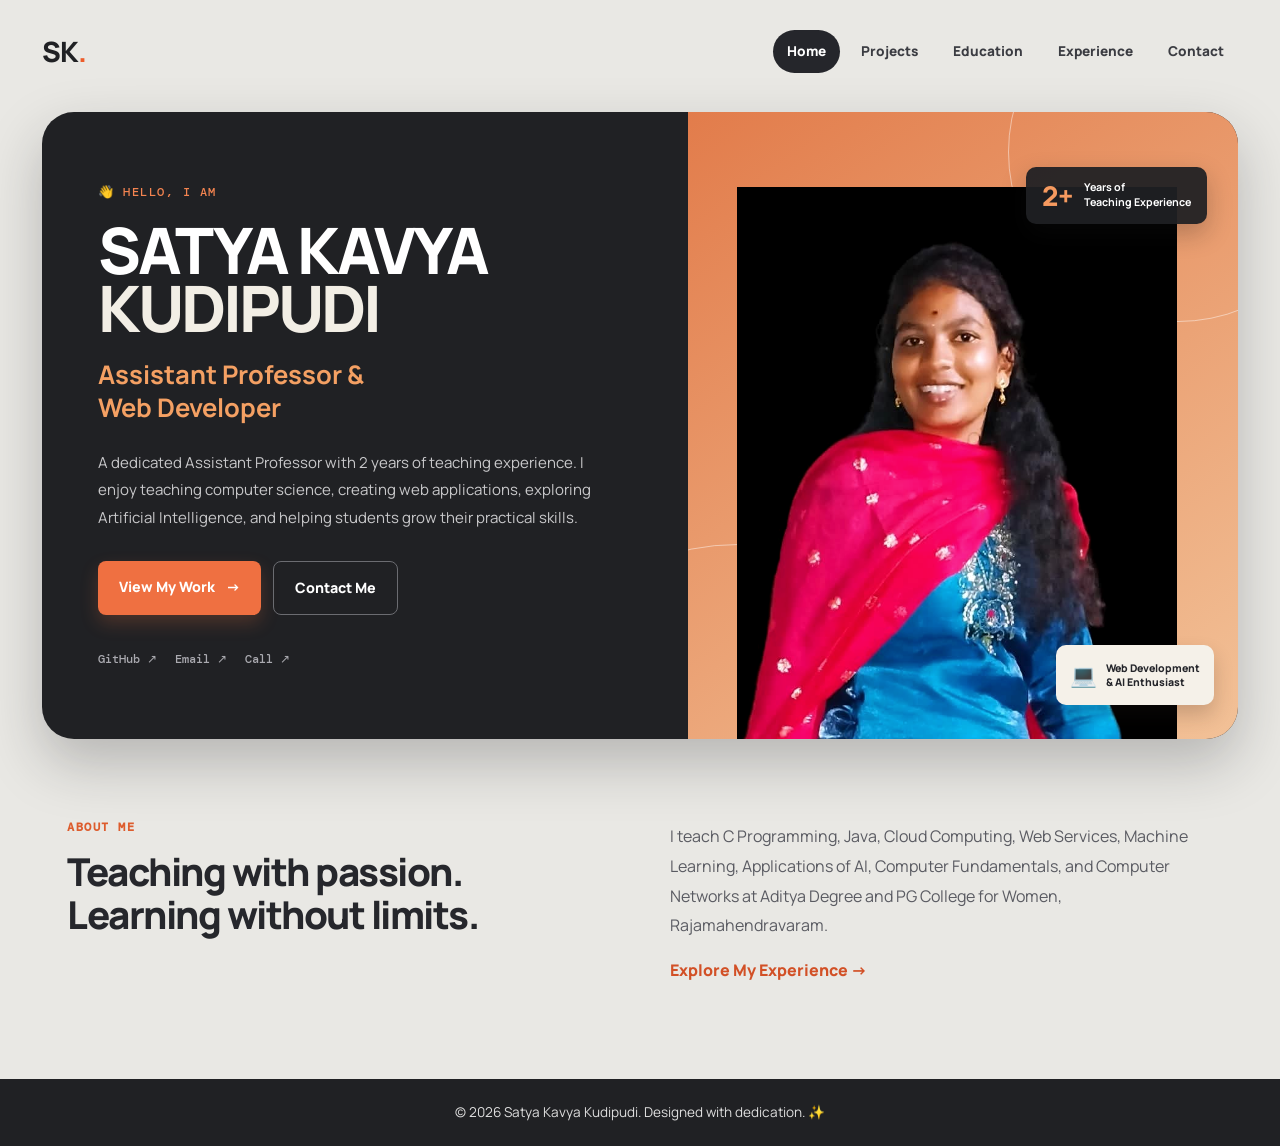
<file: index.html>
<!DOCTYPE html>
<html lang="en">
<head>
  <meta charset="UTF-8">
  <meta name="viewport" content="width=device-width, initial-scale=1.0">
  <title>Satya Kavya Kudipudi | Portfolio</title>
  <link rel="stylesheet" href="style.css">
</head>

<body class="landing-page">

  <header class="top-header">
    <a href="index.html" class="logo">SK<span>.</span></a>

    <nav class="top-nav">
      <a href="index.html" class="active">Home</a>
      <a href="projects.html">Projects</a>
      <a href="education.html">Education</a>
      <a href="experience.html">Experience</a>
      <a href="personal.html">Contact</a>
    </nav>
  </header>

  <main class="landing-wrapper">

    <section class="hero-section">

      <div class="hero-content">
        <p class="welcome-text">👋 HELLO, I AM</p>

        <h1>
          SATYA KAVYA<br>
          <span>KUDIPUDI</span>
        </h1>

        <h2>Assistant Professor &<br>Web Developer</h2>

        <p class="hero-description">
          A dedicated Assistant Professor with 2 years of teaching experience.
          I enjoy teaching computer science, creating web applications, exploring
          Artificial Intelligence, and helping students grow their practical skills.
        </p>

        <div class="hero-buttons">
          <a href="projects.html" class="hero-btn primary-btn">View My Work <span>→</span></a>
          <a href="personal.html" class="hero-btn secondary-btn">Contact Me</a>
        </div>

        <div class="hero-socials">
          <a href="https://github.com/stayakavya-ai06" target="_blank">GitHub ↗</a>
          <a href="mailto:satyakavyakudipudi033@gmail.com">Email ↗</a>
          <a href="tel:+919515579580">Call ↗</a>
        </div>
      </div>

      <div class="hero-image-area">
        <div class="circle-decoration circle-one"></div>
        <div class="circle-decoration circle-two"></div>

        <div class="image-frame">
          <img src="images/profile.jpg" alt="Satya Kavya Kudipudi">
        </div>

        <div class="experience-badge">
          <span class="badge-number">2+</span>
          <span class="badge-text">Years of<br>Teaching Experience</span>
        </div>

        <div class="skill-badge">
          <span>💻</span>
          <p>Web Development<br>& AI Enthusiast</p>
        </div>
      </div>

    </section>

    <section class="quick-about">
      <div>
        <p class="section-label">ABOUT ME</p>
        <h2>Teaching with passion.<br>Learning without limits.</h2>
      </div>

      <div class="quick-about-text">
        <p>
          I teach C Programming, Java, Cloud Computing, Web Services, Machine Learning,
          Applications of AI, Computer Fundamentals, and Computer Networks at Aditya Degree
          and PG College for Women, Rajamahendravaram.
        </p>
        <a href="experience.html">Explore My Experience →</a>
      </div>
    </section>

  </main>

  <footer>
    <p>© 2026 Satya Kavya Kudipudi. Designed with dedication. ✨</p>
  </footer>

</body>
</html>
</file>
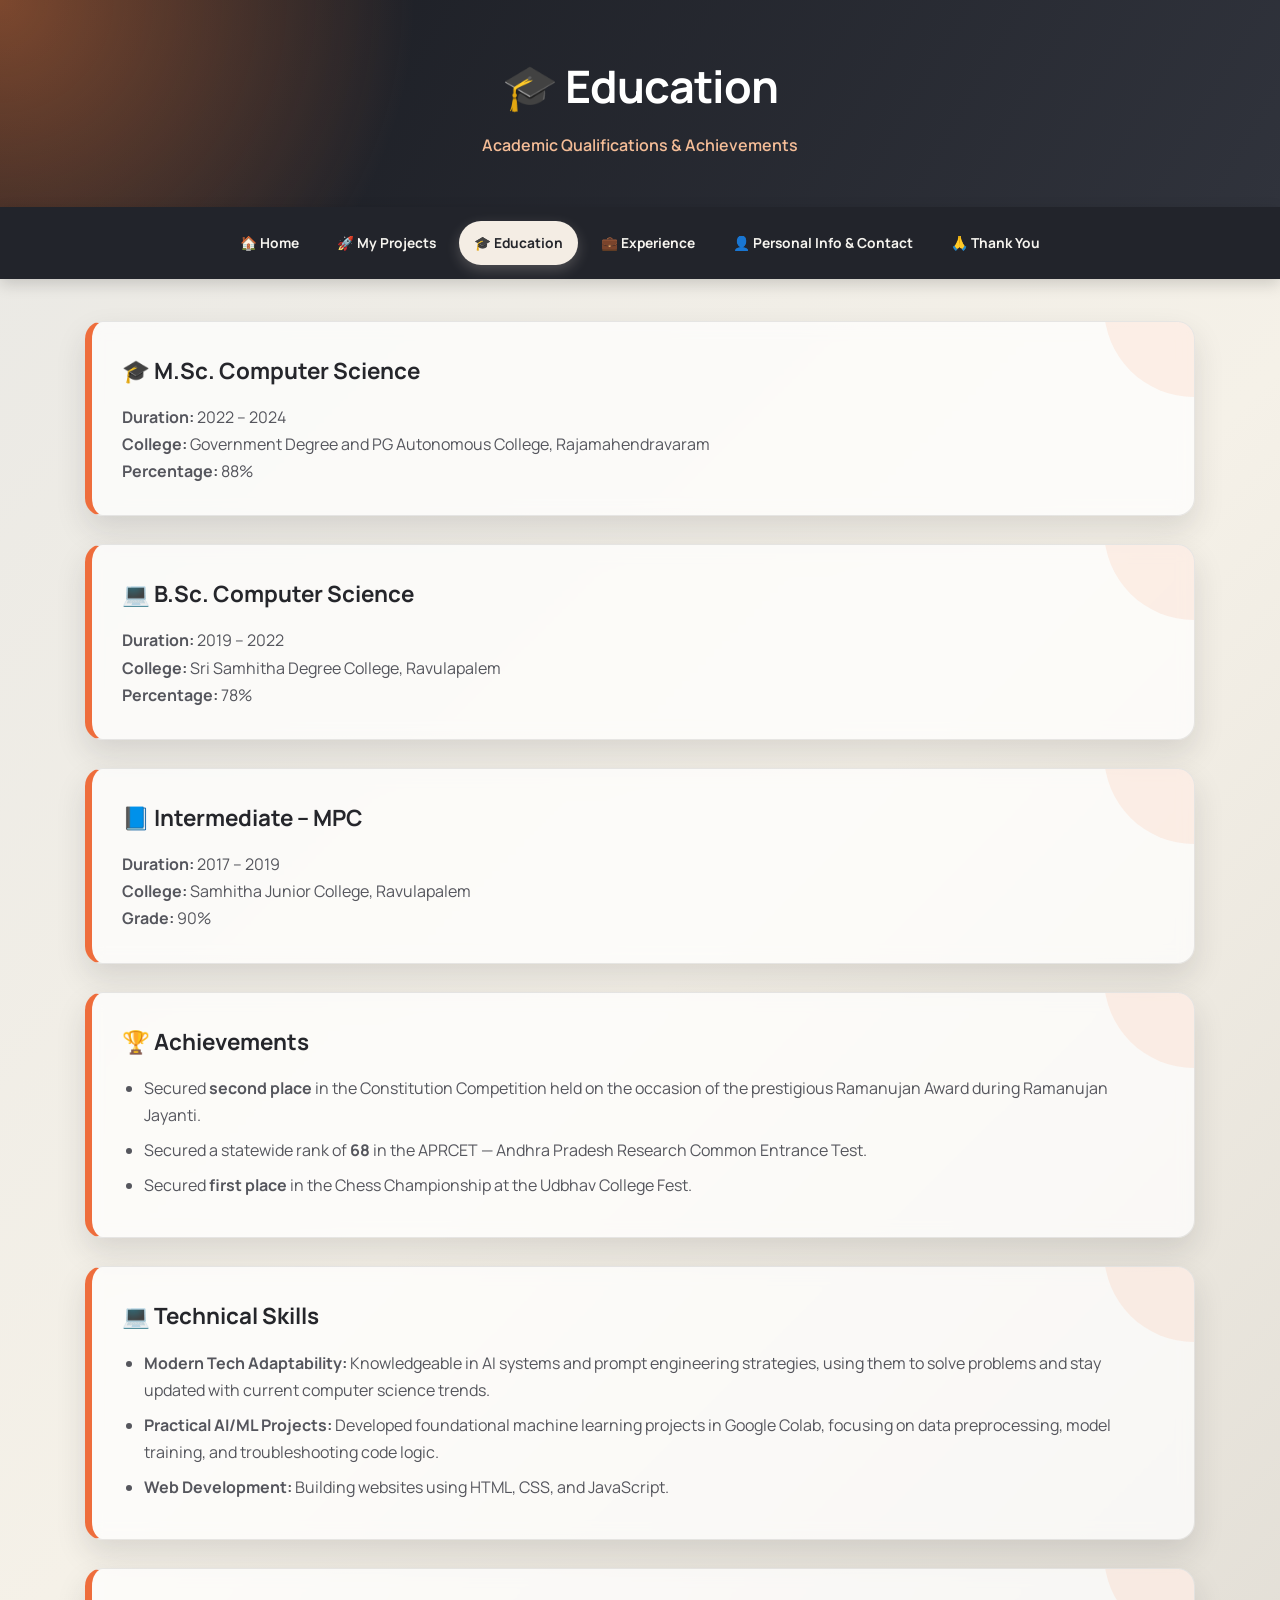
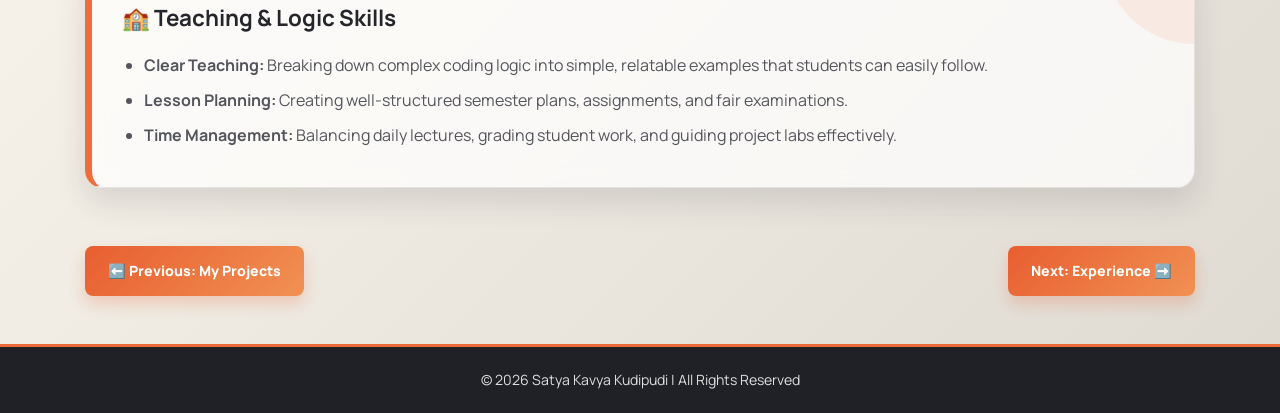
<file: education.html>
<!DOCTYPE html>
<html lang="en">
<head>
  <meta charset="UTF-8">
  <meta name="viewport" content="width=device-width, initial-scale=1.0">
  <title>Satya Kavya Kudipudi | Education</title>
  <link rel="stylesheet" href="style.css">
</head>
<body>

  <header>
    <h1>🎓 Education</h1>
    <p class="tagline">Academic Qualifications & Achievements</p>
  </header>

  <nav>
    <a href="index.html">🏠 Home</a>
    <a href="projects.html">🚀 My Projects</a>
    <a href="education.html" class="active">🎓 Education</a>
    <a href="experience.html">💼 Experience</a>
    <a href="personal.html">👤 Personal Info & Contact</a>
    <a href="thankyou.html">🙏 Thank You</a>
  </nav>

  <main>
    <section class="info-card">
      <h2>🎓 M.Sc. Computer Science</h2>
      <p><strong>Duration:</strong> 2022 – 2024</p>
      <p><strong>College:</strong> Government Degree and PG Autonomous College, Rajamahendravaram</p>
      <p><strong>Percentage:</strong> 88%</p>
    </section>

    <section class="info-card">
      <h2>💻 B.Sc. Computer Science</h2>
      <p><strong>Duration:</strong> 2019 – 2022</p>
      <p><strong>College:</strong> Sri Samhitha Degree College, Ravulapalem</p>
      <p><strong>Percentage:</strong> 78%</p>
    </section>

    <section class="info-card">
      <h2>📘 Intermediate – MPC</h2>
      <p><strong>Duration:</strong> 2017 – 2019</p>
      <p><strong>College:</strong> Samhitha Junior College, Ravulapalem</p>
      <p><strong>Grade:</strong> 90%</p>
    </section>

    <section class="info-card">
      <h2>🏆 Achievements</h2>
      <ul>
        <li>Secured <strong>second place</strong> in the Constitution Competition held on the occasion of the prestigious Ramanujan Award during Ramanujan Jayanti.</li>
        <li>Secured a statewide rank of <strong>68</strong> in the APRCET — Andhra Pradesh Research Common Entrance Test.</li>
        <li>Secured <strong>first place</strong> in the Chess Championship at the Udbhav College Fest.</li>
      </ul>
    </section>

    <section class="info-card">
      <h2>💻 Technical Skills</h2>
      <ul>
        <li><strong>Modern Tech Adaptability:</strong> Knowledgeable in AI systems and prompt engineering strategies, using them to solve problems and stay updated with current computer science trends.</li>
        <li><strong>Practical AI/ML Projects:</strong> Developed foundational machine learning projects in Google Colab, focusing on data preprocessing, model training, and troubleshooting code logic.</li>
        <li><strong>Web Development:</strong> Building websites using HTML, CSS, and JavaScript.</li>
      </ul>
    </section>

    <section class="info-card">
      <h2>🏫 Teaching & Logic Skills</h2>
      <ul>
        <li><strong>Clear Teaching:</strong> Breaking down complex coding logic into simple, relatable examples that students can easily follow.</li>
        <li><strong>Lesson Planning:</strong> Creating well-structured semester plans, assignments, and fair examinations.</li>
        <li><strong>Time Management:</strong> Balancing daily lectures, grading student work, and guiding project labs effectively.</li>
      </ul>
    </section>
  </main>

  <div class="page-navigation">
    <a href="projects.html" class="btn">⬅️ Previous: My Projects</a>
    <a href="experience.html" class="btn">Next: Experience ➡️</a>
  </div>

  <footer>
    <p>© 2026 Satya Kavya Kudipudi | All Rights Reserved</p>
  </footer>

</body>
</html>
</file>
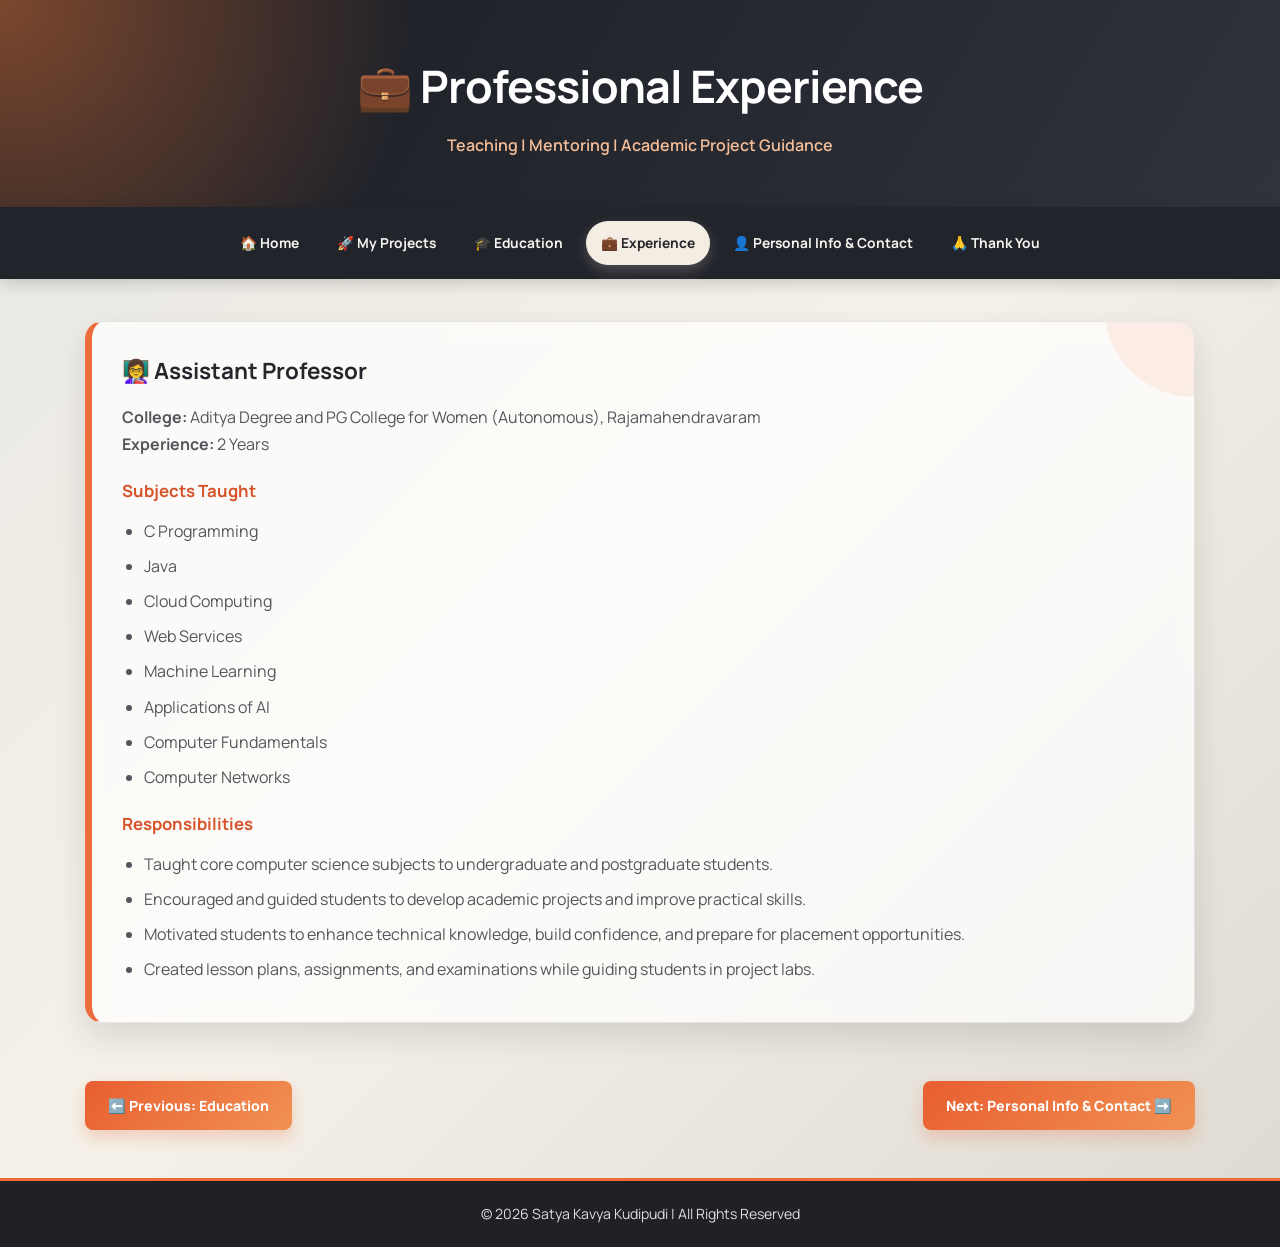
<file: experience.html>
<!DOCTYPE html>
<html lang="en">
<head>
  <meta charset="UTF-8">
  <meta name="viewport" content="width=device-width, initial-scale=1.0">
  <title>Satya Kavya Kudipudi | Experience</title>
  <link rel="stylesheet" href="style.css">
</head>
<body>

  <header>
    <h1>💼 Professional Experience</h1>
    <p class="tagline">Teaching | Mentoring | Academic Project Guidance</p>
  </header>

  <nav>
    <a href="index.html">🏠 Home</a>
    <a href="projects.html">🚀 My Projects</a>
    <a href="education.html">🎓 Education</a>
    <a href="experience.html" class="active">💼 Experience</a>
    <a href="personal.html">👤 Personal Info & Contact</a>
    <a href="thankyou.html">🙏 Thank You</a>
  </nav>

  <main>
    <section class="info-card">
      <h2>👩‍🏫 Assistant Professor</h2>
      <p><strong>College:</strong> Aditya Degree and PG College for Women (Autonomous), Rajamahendravaram</p>
      <p><strong>Experience:</strong> 2 Years</p>

      <h3>Subjects Taught</h3>
      <ul>
        <li>C Programming</li>
        <li>Java</li>
        <li>Cloud Computing</li>
        <li>Web Services</li>
        <li>Machine Learning</li>
        <li>Applications of AI</li>
        <li>Computer Fundamentals</li>
        <li>Computer Networks</li>
      </ul>

      <h3>Responsibilities</h3>
      <ul>
        <li>Taught core computer science subjects to undergraduate and postgraduate students.</li>
        <li>Encouraged and guided students to develop academic projects and improve practical skills.</li>
        <li>Motivated students to enhance technical knowledge, build confidence, and prepare for placement opportunities.</li>
        <li>Created lesson plans, assignments, and examinations while guiding students in project labs.</li>
      </ul>
    </section>
  </main>

  <div class="page-navigation">
    <a href="education.html" class="btn">⬅️ Previous: Education</a>
    <a href="personal.html" class="btn">Next: Personal Info & Contact ➡️</a>
  </div>

  <footer>
    <p>© 2026 Satya Kavya Kudipudi | All Rights Reserved</p>
  </footer>

</body>
</html>
</file>
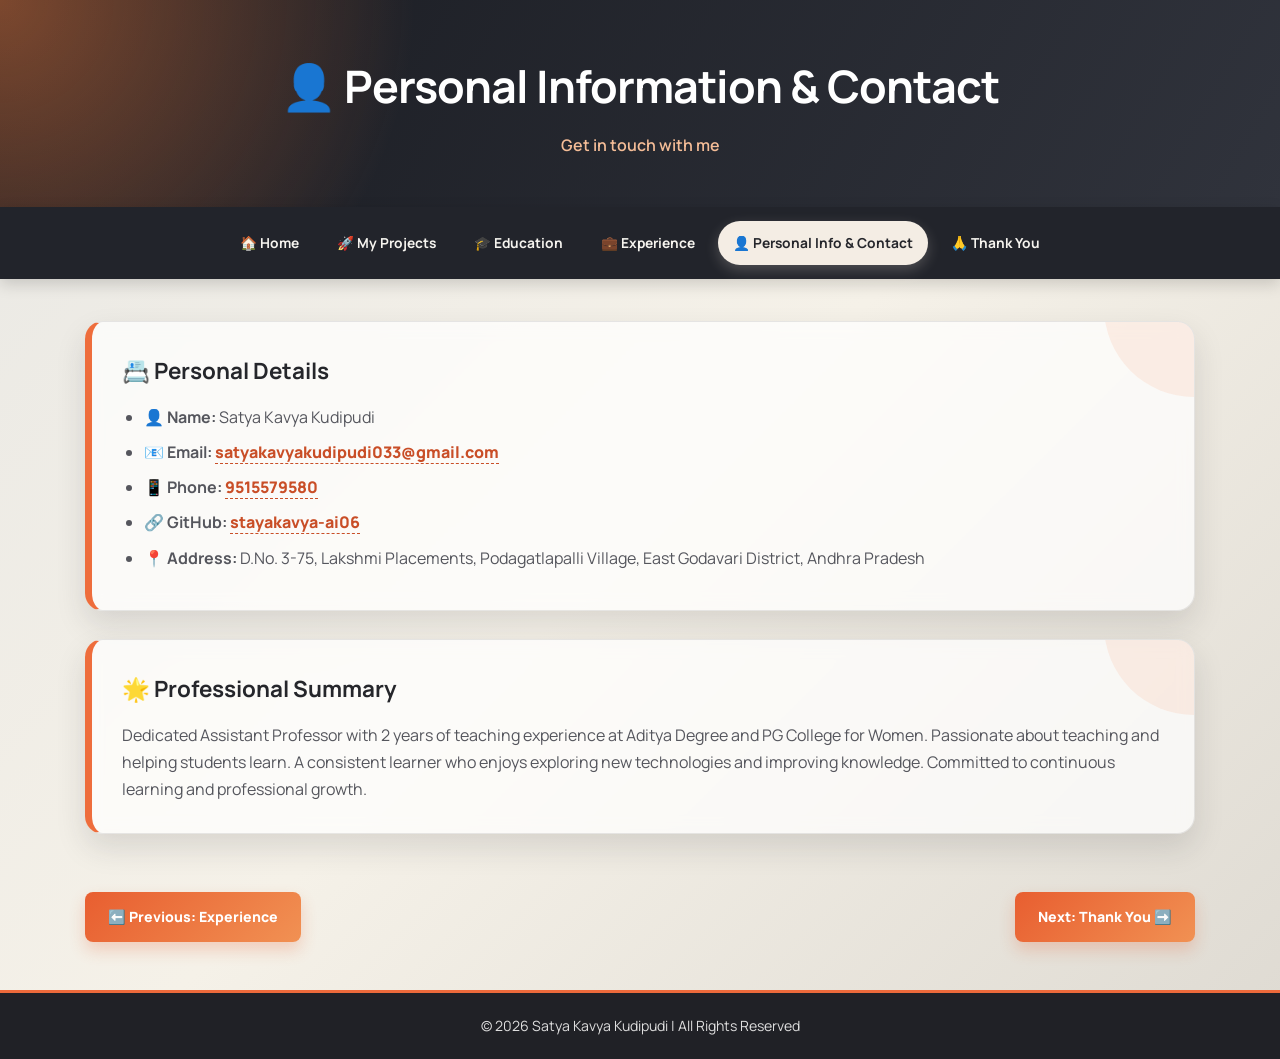
<file: personal.html>
<!DOCTYPE html>
<html lang="en">
<head>
  <meta charset="UTF-8">
  <meta name="viewport" content="width=device-width, initial-scale=1.0">
  <title>Satya Kavya Kudipudi | Personal Information & Contact</title>
  <link rel="stylesheet" href="style.css">
</head>
<body>

  <header>
    <h1>👤 Personal Information & Contact</h1>
    <p class="tagline">Get in touch with me</p>
  </header>

  <nav>
    <a href="index.html">🏠 Home</a>
    <a href="projects.html">🚀 My Projects</a>
    <a href="education.html">🎓 Education</a>
    <a href="experience.html">💼 Experience</a>
    <a href="personal.html" class="active">👤 Personal Info & Contact</a>
    <a href="thankyou.html">🙏 Thank You</a>
  </nav>

  <main>
    <section class="info-card">
      <h2>📇 Personal Details</h2>
      <ul>
        <li><strong>👤 Name:</strong> Satya Kavya Kudipudi</li>
        <li><strong>📧 Email:</strong> 
          <a href="mailto:satyakavyakudipudi033@gmail.com">satyakavyakudipudi033@gmail.com</a>
        </li>
        <li><strong>📱 Phone:</strong> 
          <a href="tel:+919515579580">9515579580</a>
        </li>
        <li><strong>🔗 GitHub:</strong> 
          <a href="https://github.com/stayakavya-ai06" target="_blank">stayakavya-ai06</a>
        </li>
        <li><strong>📍 Address:</strong> D.No. 3-75, Lakshmi Placements, Podagatlapalli Village, East Godavari District, Andhra Pradesh</li>
      </ul>
    </section>

    <section class="info-card">
      <h2>🌟 Professional Summary</h2>
      <p>
        Dedicated Assistant Professor with 2 years of teaching experience at Aditya Degree and PG College for Women. 
        Passionate about teaching and helping students learn. A consistent learner who enjoys exploring new 
        technologies and improving knowledge. Committed to continuous learning and professional growth.
      </p>
    </section>
  </main>

  <div class="page-navigation">
    <a href="experience.html" class="btn">⬅️ Previous: Experience</a>
    <a href="thankyou.html" class="btn">Next: Thank You ➡️</a>
  </div>

  <footer>
    <p>© 2026 Satya Kavya Kudipudi | All Rights Reserved</p>
  </footer>

</body>
</html>
</file>
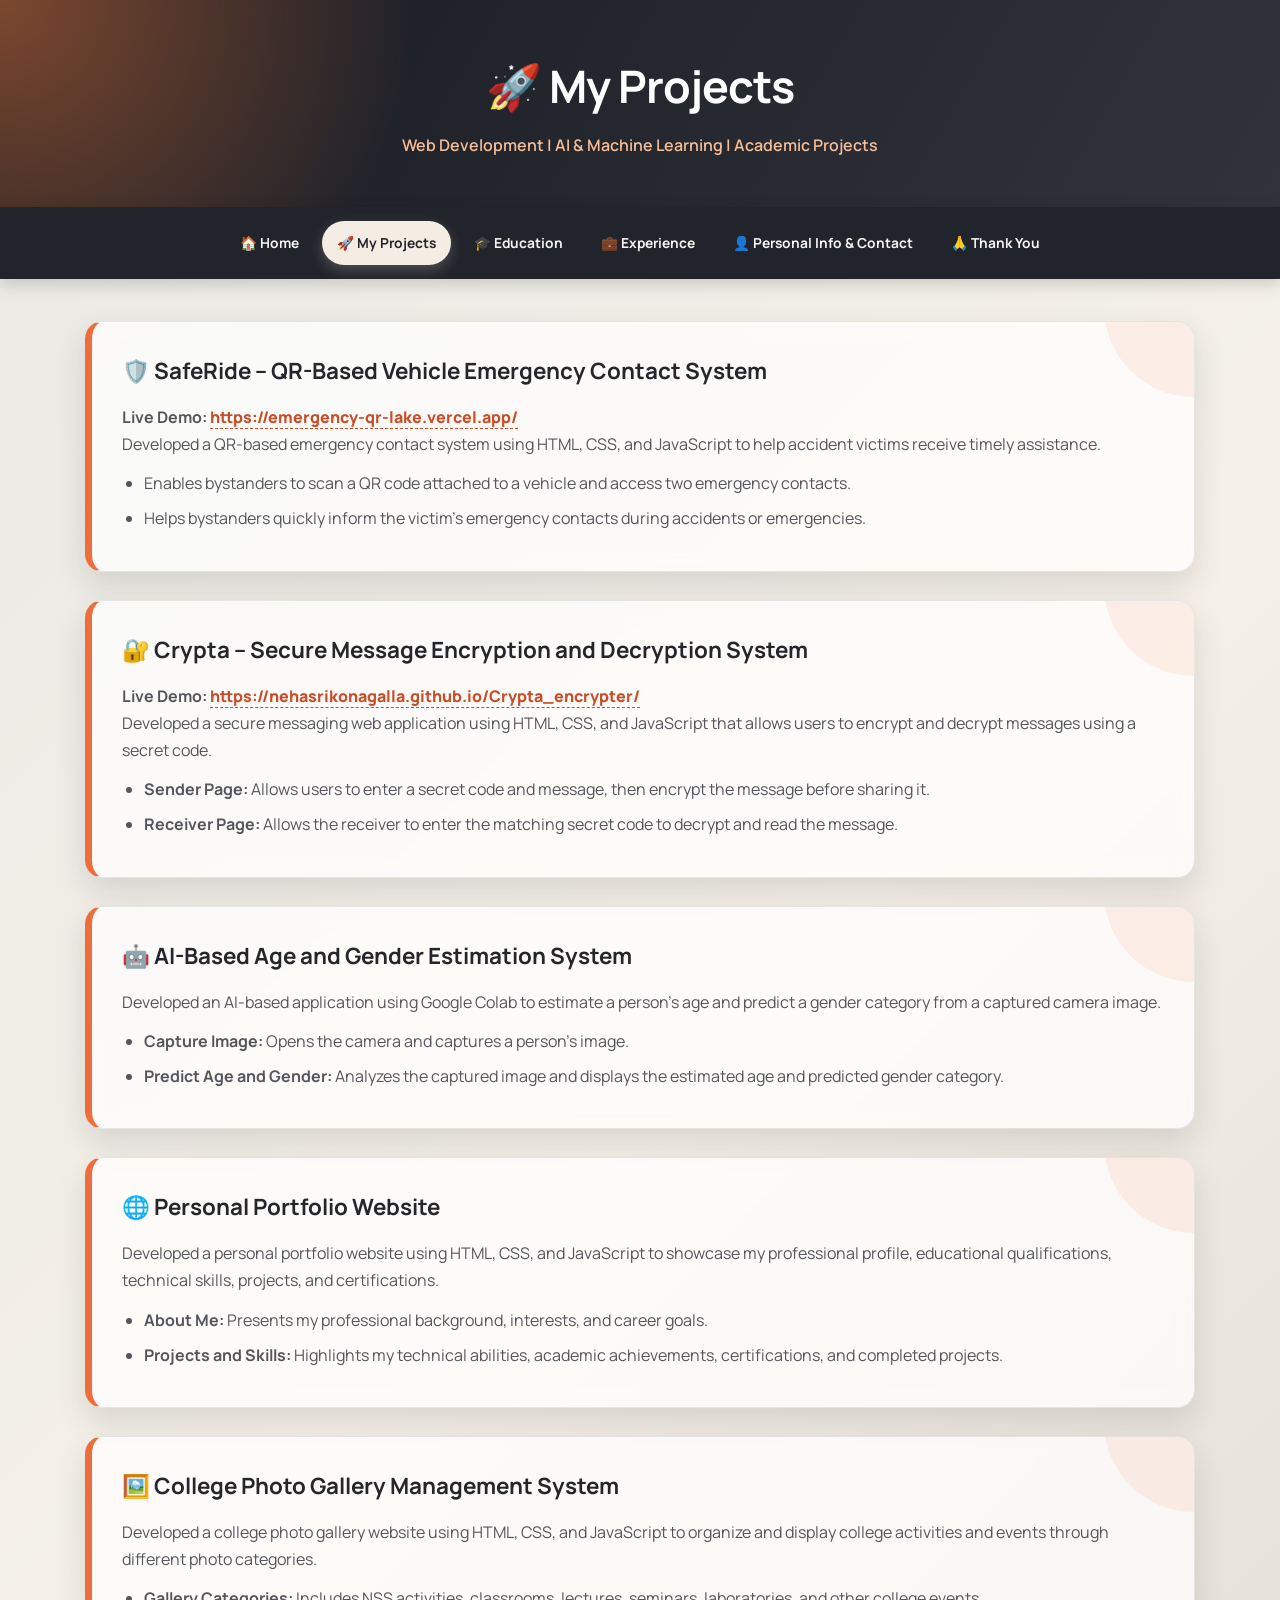
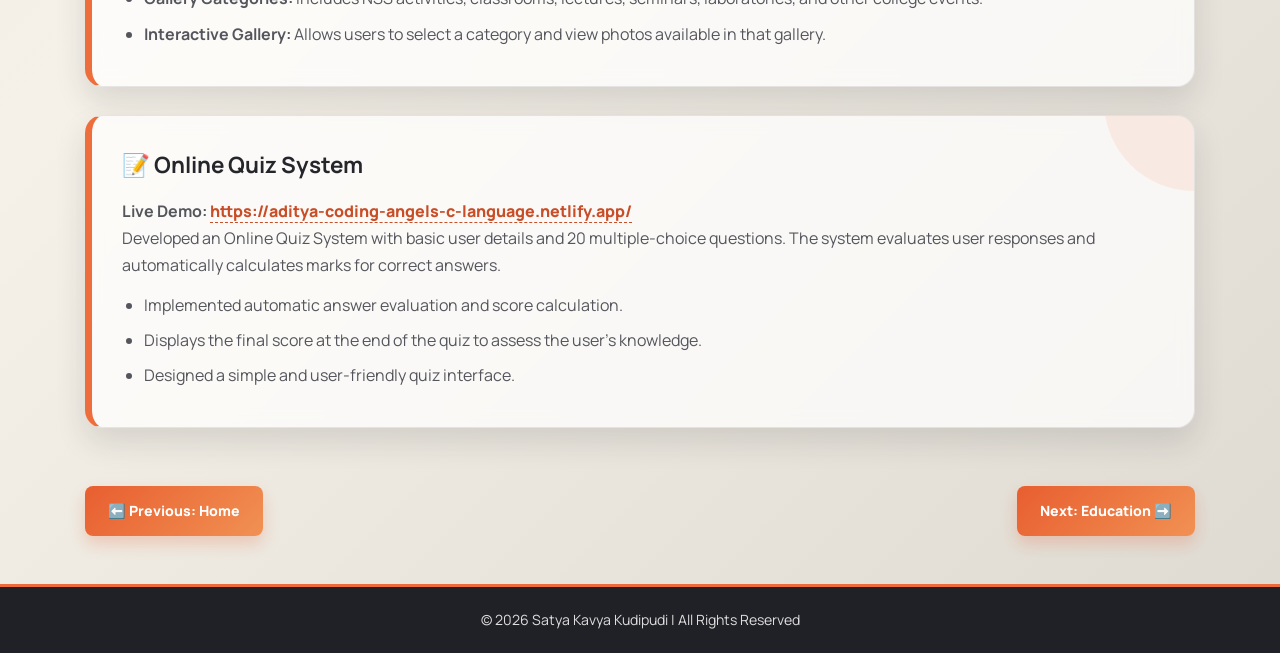
<file: projects.html>
<!DOCTYPE html>
<html lang="en">
<head>
  <meta charset="UTF-8">
  <meta name="viewport" content="width=device-width, initial-scale=1.0">
  <title>Satya Kavya Kudipudi | My Projects</title>
  <link rel="stylesheet" href="style.css">
</head>
<body>

  <header>
    <h1>🚀 My Projects</h1>
    <p class="tagline">Web Development | AI & Machine Learning | Academic Projects</p>
  </header>

  <nav>
    <a href="index.html">🏠 Home</a>
    <a href="projects.html" class="active">🚀 My Projects</a>
    <a href="education.html">🎓 Education</a>
    <a href="experience.html">💼 Experience</a>
    <a href="personal.html">👤 Personal Info & Contact</a>
    <a href="thankyou.html">🙏 Thank You</a>
  </nav>

  <main>
    <section class="project-card">
      <h2>🛡️ SafeRide – QR-Based Vehicle Emergency Contact System</h2>
      <p><strong>Live Demo:</strong> 
        <a href="https://emergency-qr-lake.vercel.app/" target="_blank">https://emergency-qr-lake.vercel.app/</a>
      </p>
      <p>
        Developed a QR-based emergency contact system using HTML, CSS, and JavaScript to help accident victims 
        receive timely assistance.
      </p>
      <ul>
        <li>Enables bystanders to scan a QR code attached to a vehicle and access two emergency contacts.</li>
        <li>Helps bystanders quickly inform the victim’s emergency contacts during accidents or emergencies.</li>
      </ul>
    </section>

    <section class="project-card">
      <h2>🔐 Crypta – Secure Message Encryption and Decryption System</h2>
      <p><strong>Live Demo:</strong> 
        <a href="https://nehasrikonagalla.github.io/Crypta_encrypter/" target="_blank">https://nehasrikonagalla.github.io/Crypta_encrypter/</a>
      </p>
      <p>
        Developed a secure messaging web application using HTML, CSS, and JavaScript that allows users to encrypt 
        and decrypt messages using a secret code.
      </p>
      <ul>
        <li><strong>Sender Page:</strong> Allows users to enter a secret code and message, then encrypt the message before sharing it.</li>
        <li><strong>Receiver Page:</strong> Allows the receiver to enter the matching secret code to decrypt and read the message.</li>
      </ul>
    </section>

    <section class="project-card">
      <h2>🤖 AI-Based Age and Gender Estimation System</h2>
      <p>
        Developed an AI-based application using Google Colab to estimate a person’s age and predict a gender 
        category from a captured camera image.
      </p>
      <ul>
        <li><strong>Capture Image:</strong> Opens the camera and captures a person’s image.</li>
        <li><strong>Predict Age and Gender:</strong> Analyzes the captured image and displays the estimated age and predicted gender category.</li>
      </ul>
    </section>

    <section class="project-card">
      <h2>🌐 Personal Portfolio Website</h2>
      <p>
        Developed a personal portfolio website using HTML, CSS, and JavaScript to showcase my professional profile, 
        educational qualifications, technical skills, projects, and certifications.
      </p>
      <ul>
        <li><strong>About Me:</strong> Presents my professional background, interests, and career goals.</li>
        <li><strong>Projects and Skills:</strong> Highlights my technical abilities, academic achievements, certifications, and completed projects.</li>
      </ul>
    </section>

    <section class="project-card">
      <h2>🖼️ College Photo Gallery Management System</h2>
      <p>
        Developed a college photo gallery website using HTML, CSS, and JavaScript to organize and display college 
        activities and events through different photo categories.
      </p>
      <ul>
        <li><strong>Gallery Categories:</strong> Includes NSS activities, classrooms, lectures, seminars, laboratories, and other college events.</li>
        <li><strong>Interactive Gallery:</strong> Allows users to select a category and view photos available in that gallery.</li>
      </ul>
    </section>

    <section class="project-card">
      <h2>📝 Online Quiz System</h2>
      <p><strong>Live Demo:</strong> 
        <a href="https://aditya-coding-angels-c-language.netlify.app/" target="_blank">https://aditya-coding-angels-c-language.netlify.app/</a>
      </p>
      <p>
        Developed an Online Quiz System with basic user details and 20 multiple-choice questions. The system 
        evaluates user responses and automatically calculates marks for correct answers.
      </p>
      <ul>
        <li>Implemented automatic answer evaluation and score calculation.</li>
        <li>Displays the final score at the end of the quiz to assess the user’s knowledge.</li>
        <li>Designed a simple and user-friendly quiz interface.</li>
      </ul>
    </section>
  </main>

  <div class="page-navigation">
    <a href="index.html" class="btn">⬅️ Previous: Home</a>
    <a href="education.html" class="btn">Next: Education ➡️</a>
  </div>

  <footer>
    <p>© 2026 Satya Kavya Kudipudi | All Rights Reserved</p>
  </footer>

</body>
</html>
</file>
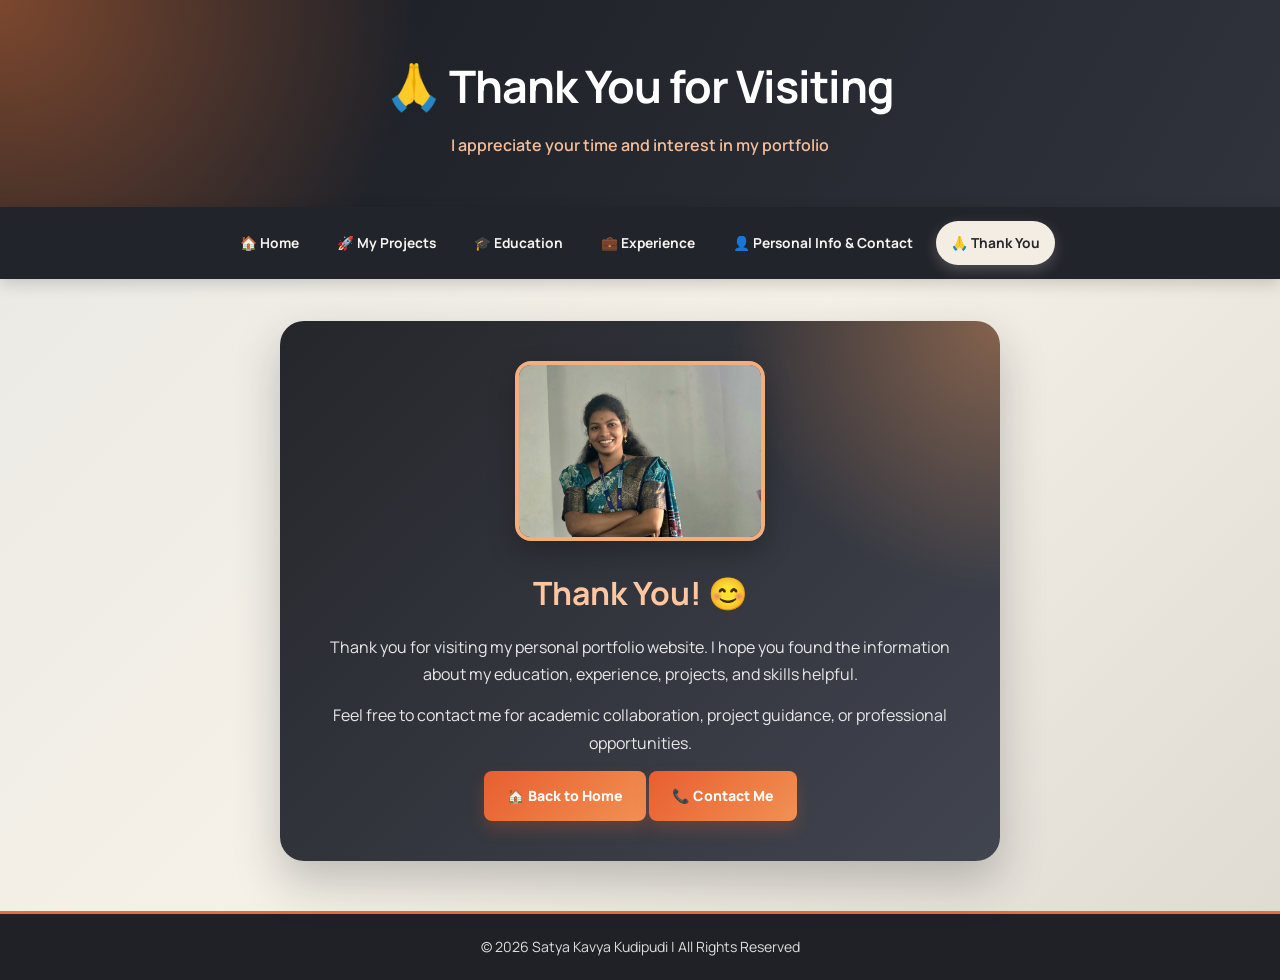
<file: thankyou.html>
<!DOCTYPE html>
<html lang="en">
<head>
  <meta charset="UTF-8">
  <meta name="viewport" content="width=device-width, initial-scale=1.0">
  <title>Satya Kavya Kudipudi | Thank You</title>
  <link rel="stylesheet" href="style.css">
</head>
<body>

  <header>
    <h1>🙏 Thank You for Visiting</h1>
    <p class="tagline">I appreciate your time and interest in my portfolio</p>
  </header>

  <nav>
    <a href="index.html">🏠 Home</a>
    <a href="projects.html">🚀 My Projects</a>
    <a href="education.html">🎓 Education</a>
    <a href="experience.html">💼 Experience</a>
    <a href="personal.html">👤 Personal Info & Contact</a>
    <a href="thankyou.html" class="active">🙏 Thank You</a>
  </nav>

  <main class="thankyou-container">
    <section class="thankyou-card">
      <img src="images/thankyou.jpg" alt="Thank You Image">
      <h2>Thank You! 😊</h2>
      <p>
        Thank you for visiting my personal portfolio website. I hope you found the information about my 
        education, experience, projects, and skills helpful.
      </p>
      <p>
        Feel free to contact me for academic collaboration, project guidance, or professional opportunities.
      </p>
      <div class="quick-links">
        <a href="index.html" class="btn">🏠 Back to Home</a>
        <a href="personal.html" class="btn">📞 Contact Me</a>
      </div>
    </section>
  </main>

  <footer>
    <p>© 2026 Satya Kavya Kudipudi | All Rights Reserved</p>
  </footer>

</body>
</html>
</file>
<file: style.css>
@import url("https://fonts.googleapis.com/css2?family=DM+Mono:wght@400;500&family=Manrope:wght@400;500;600;700;800&display=swap");

/* =========================================
   GLOBAL SETTINGS
========================================= */

* {
  margin: 0;
  padding: 0;
  box-sizing: border-box;
}

html {
  scroll-behavior: smooth;
}

body {
  font-family: "Manrope", Arial, sans-serif;
  min-height: 100vh;
  line-height: 1.7;
  background: linear-gradient(135deg, #e9e8e4, #f5f1e8, #dedad2);
  color: #25262b;
}

/* =========================================
   ORIGINAL HEADER FOR INNER PAGES
   Used by:
   projects.html
   education.html
   experience.html
   personal.html
   thankyou.html
========================================= */

body:not(.landing-page) > header {
  text-align: center;
  padding: 48px 20px;
  color: #ffffff;
  background:
    radial-gradient(circle at top left, rgba(245, 126, 62, 0.45), transparent 32%),
    linear-gradient(120deg, #191b21, #30333c);
  box-shadow: 0 8px 22px rgba(24, 24, 28, 0.2);
}

body:not(.landing-page) > header h1 {
  font-size: clamp(2rem, 4vw, 2.8rem);
  margin-bottom: 8px;
  letter-spacing: -1px;
  animation: fadeDown 0.8s ease;
}

body:not(.landing-page) > header .tagline {
  color: #f5bd97;
  font-size: 1rem;
  font-weight: 600;
  animation: fadeUp 0.9s ease;
}

/* =========================================
   NAVIGATION FOR INNER PAGES
========================================= */

body:not(.landing-page) > nav {
  display: flex;
  justify-content: center;
  flex-wrap: wrap;
  gap: 8px;
  padding: 14px 18px;
  background: #22242b;
  position: sticky;
  top: 0;
  z-index: 1000;
  box-shadow: 0 5px 15px rgba(0, 0, 0, 0.16);
}

body:not(.landing-page) > nav a {
  color: #f6f4ef;
  text-decoration: none;
  font-size: 0.86rem;
  font-weight: 700;
  border-radius: 25px;
  padding: 10px 15px;
  transition: all 0.35s ease;
}

body:not(.landing-page) > nav a:hover {
  background: linear-gradient(135deg, #ef7041, #f4a261);
  color: #ffffff;
  transform: translateY(-4px);
  box-shadow: 0 8px 18px rgba(239, 112, 65, 0.35);
}

body:not(.landing-page) > nav a.active {
  background: #f4ede4;
  color: #25262b;
  box-shadow: 0 5px 14px rgba(244, 237, 228, 0.22);
}

/* =========================================
   COMMON MAIN CONTENT
========================================= */

body:not(.landing-page) main {
  max-width: 1150px;
  margin: auto;
  padding: 42px 20px 20px;
}

/* =========================================
   PROJECT, EDUCATION, EXPERIENCE,
   PERSONAL INFORMATION CARDS
========================================= */

.info-card,
.project-card {
  position: relative;
  overflow: hidden;
  margin-bottom: 28px;
  padding: 30px;
  color: #36373d;
  border-radius: 18px;
  border: 1px solid rgba(40, 41, 47, 0.1);
  border-left: 7px solid #ee6d3c;
  background: rgba(255, 255, 255, 0.72);
  box-shadow: 0 14px 30px rgba(42, 42, 46, 0.13);
  backdrop-filter: blur(8px);
  transition: transform 0.35s ease, box-shadow 0.35s ease, border-left-color 0.35s ease;
  animation: fadeUp 0.8s ease;
}

.info-card::before,
.project-card::before {
  content: "";
  position: absolute;
  width: 180px;
  height: 180px;
  top: -105px;
  right: -90px;
  border-radius: 50%;
  background: rgba(240, 140, 89, 0.12);
  transition: all 0.45s ease;
}

.info-card:hover,
.project-card:hover {
  transform: translateY(-8px);
  border-left-color: #5047a8;
  box-shadow: 0 22px 42px rgba(34, 34, 40, 0.2);
}

.info-card:hover::before,
.project-card:hover::before {
  transform: scale(1.45);
  background: rgba(80, 71, 168, 0.14);
}

.info-card h2,
.project-card h2 {
  position: relative;
  z-index: 1;
  color: #25262b;
  font-size: 1.4rem;
  margin-bottom: 14px;
}

.info-card h3 {
  position: relative;
  z-index: 1;
  color: #d65329;
  font-size: 1.05rem;
  margin: 19px 0 9px;
}

.info-card p,
.project-card p,
.info-card li,
.project-card li {
  position: relative;
  z-index: 1;
  color: #55565d;
}

.info-card ul,
.project-card ul {
  position: relative;
  z-index: 1;
  margin: 12px 0 5px 22px;
}

.info-card li,
.project-card li {
  margin-bottom: 8px;
}

/* Links inside cards */
.info-card a,
.project-card a {
  color: #c94e27;
  font-weight: 800;
  text-decoration: none;
  border-bottom: 1px dashed #c94e27;
  transition: color 0.3s ease, border-color 0.3s ease;
}

.info-card a:hover,
.project-card a:hover {
  color: #5146a6;
  border-color: #5146a6;
}

/* =========================================
   COMMON BUTTONS
========================================= */

.btn {
  display: inline-block;
  padding: 13px 23px;
  color: #ffffff !important;
  text-decoration: none;
  font-size: 0.88rem;
  font-weight: 800;
  border: none;
  border-radius: 8px;
  background: linear-gradient(135deg, #e85e30, #f19153);
  box-shadow: 0 8px 16px rgba(232, 94, 48, 0.24);
  transition: all 0.35s ease;
}

.btn:hover {
  background: linear-gradient(135deg, #3d347d, #6259b8);
  color: #ffffff !important;
  transform: translateY(-5px) scale(1.03);
  box-shadow: 0 14px 24px rgba(61, 52, 125, 0.3);
}

/* =========================================
   PAGE PREVIOUS / NEXT BUTTONS
========================================= */

.page-navigation {
  max-width: 1150px;
  margin: 10px auto 48px;
  padding: 0 20px;
  display: flex;
  justify-content: space-between;
  gap: 16px;
  flex-wrap: wrap;
}

/* =========================================
   THANK YOU PAGE
========================================= */

.thankyou-container {
  display: flex;
  justify-content: center;
  align-items: center;
  min-height: 58vh;
}

.thankyou-card {
  width: 100%;
  max-width: 720px;
  overflow: hidden;
  padding: 40px;
  text-align: center;
  color: #ffffff;
  border-radius: 24px;
  background:
    radial-gradient(circle at top right, rgba(244, 157, 95, 0.42), transparent 30%),
    linear-gradient(135deg, #25262b, #414550);
  box-shadow: 0 20px 45px rgba(33, 34, 39, 0.25);
  animation: fadeUp 0.9s ease;
}

.thankyou-card img {
  display: block;
  width: 250px;
  max-width: 100%;
  height: 180px;
  margin: 0 auto 25px;
  object-fit: cover;
  border: 4px solid #f3ae7e;
  border-radius: 16px;
  box-shadow: 0 12px 28px rgba(0, 0, 0, 0.24);
  transition: transform 0.45s ease;
}

.thankyou-card img:hover {
  transform: scale(1.06) rotate(-1deg);
}

.thankyou-card h2 {
  color: #ffc69f;
  font-size: 2rem;
  margin-bottom: 14px;
}

.thankyou-card p {
  color: #e8e8e8;
  margin-bottom: 14px;
}

/* =========================================
   FOOTER FOR INNER PAGES
========================================= */

body:not(.landing-page) footer {
  margin-top: 30px;
  padding: 21px 18px;
  text-align: center;
  color: #dedede;
  font-size: 0.88rem;
  background: #202126;
  border-top: 3px solid #ed6a3b;
}

/* =========================================
   HOME PAGE - LANDING PAGE
   Uses: <body class="landing-page">
========================================= */

body.landing-page {
  min-height: 100vh;
  background: #e9e8e4;
  color: #202124;
}

/* Home navigation/header */
.top-header {
  max-width: 1280px;
  margin: auto;
  padding: 28px 42px 18px;
  display: flex;
  align-items: center;
  justify-content: space-between;
}

.logo {
  color: #202124;
  text-decoration: none;
  font-size: 1.75rem;
  font-weight: 800;
  letter-spacing: -1px;
  transition: transform 0.3s ease;
}

.logo:hover {
  transform: rotate(-4deg) scale(1.05);
}

.logo span {
  color: #ed5c2a;
}

.top-nav {
  display: flex;
  justify-content: flex-end;
  align-items: center;
  flex-wrap: wrap;
  gap: 7px;
}

.top-nav a {
  color: #3b3c42;
  text-decoration: none;
  font-size: 0.85rem;
  font-weight: 800;
  padding: 10px 14px;
  border-radius: 22px;
  transition: all 0.35s ease;
}

.top-nav a:hover {
  color: #ffffff;
  background: #25262b;
  transform: translateY(-3px);
  box-shadow: 0 8px 15px rgba(37, 38, 43, 0.2);
}

.top-nav a.active {
  color: #ffffff;
  background: #25262b;
}

/* Home content width */
.landing-wrapper {
  max-width: 1280px;
  margin: auto;
  padding: 18px 42px 52px;
}

/* Main hero panel */
.hero-section {
  display: grid;
  grid-template-columns: 1.08fr 0.92fr;
  min-height: 575px;
  overflow: hidden;
  border-radius: 32px;
  color: #ffffff;
  background: #202124;
  box-shadow: 0 24px 55px rgba(30, 30, 34, 0.25);
}

/* Left content */
.hero-content {
  position: relative;
  z-index: 3;
  display: flex;
  flex-direction: column;
  justify-content: center;
  padding: 70px 56px;
  animation: contentReveal 0.9s ease;
}

.welcome-text {
  margin-bottom: 18px;
  color: #f48450;
  font-family: "DM Mono", monospace;
  font-size: 0.77rem;
  font-weight: 500;
  letter-spacing: 1.5px;
}

.hero-content h1 {
  margin-bottom: 21px;
  color: #ffffff;
  font-size: clamp(2.6rem, 5vw, 5.15rem);
  font-weight: 800;
  line-height: 0.91;
  letter-spacing: -3px;
}

.hero-content h1 span {
  color: #f2eee5;
}

.hero-content h2 {
  margin-bottom: 24px;
  color: #f4a063;
  font-size: clamp(1.15rem, 2vw, 1.6rem);
  font-weight: 700;
  line-height: 1.3;
}

.hero-description {
  max-width: 500px;
  margin-bottom: 29px;
  color: #c8c8ca;
  font-size: 0.94rem;
  line-height: 1.85;
}

.hero-buttons {
  display: flex;
  flex-wrap: wrap;
  gap: 12px;
}

/* Home page main buttons */
.hero-btn {
  display: inline-block;
  padding: 14px 21px;
  font-size: 0.89rem;
  font-weight: 800;
  text-decoration: none;
  border-radius: 8px;
  transition: all 0.35s ease;
}

.primary-btn {
  color: #ffffff;
  background: #ef7041;
  box-shadow: 0 8px 18px rgba(239, 112, 65, 0.22);
}

.primary-btn span {
  display: inline-block;
  margin-left: 8px;
  transition: transform 0.3s ease;
}

.primary-btn:hover {
  color: #ffffff;
  background: #ff8b62;
  transform: translateY(-5px);
  box-shadow: 0 13px 25px rgba(239, 112, 65, 0.38);
}

.primary-btn:hover span {
  transform: translateX(7px);
}

.secondary-btn {
  color: #ffffff;
  border: 1px solid #6b6c71;
  background: transparent;
}

.secondary-btn:hover {
  color: #202124;
  border-color: #ffffff;
  background: #ffffff;
  transform: translateY(-5px);
}

/* Home social/contact links */
.hero-socials {
  display: flex;
  flex-wrap: wrap;
  gap: 18px;
  margin-top: 34px;
}

.hero-socials a {
  color: #aaaab0;
  font-family: "DM Mono", monospace;
  font-size: 0.74rem;
  font-weight: 500;
  text-decoration: none;
  transition: all 0.3s ease;
}

.hero-socials a:hover {
  color: #f49059;
  transform: translateY(-3px);
}

/* Right photo panel */
.hero-image-area {
  position: relative;
  min-height: 575px;
  overflow: hidden;
  background: linear-gradient(145deg, #e27c4b, #f2c197);
}

/* Photo container */
.image-frame {
  position: absolute;
  z-index: 2;
  bottom: 0;
  left: 9%;
  width: 80%;
  height: 88%;
  overflow: hidden;
  animation: imageReveal 1.1s ease;
}

.image-frame img {
  width: 100%;
  height: 100%;
  object-fit: cover;
  object-position: center top;
  filter: contrast(1.04) saturate(0.96);
  transition: transform 0.7s ease;
}

.hero-image-area:hover .image-frame img {
  transform: scale(1.06);
}

/* Background decorative circles */
.circle-decoration {
  position: absolute;
  border: 1px solid rgba(255, 255, 255, 0.46);
  border-radius: 50%;
}

.circle-one {
  top: -130px;
  right: -110px;
  width: 340px;
  height: 340px;
}

.circle-two {
  bottom: -285px;
  left: -190px;
  width: 480px;
  height: 480px;
}

/* Teaching experience floating badge */
.experience-badge {
  position: absolute;
  z-index: 5;
  top: 55px;
  right: 31px;
  display: flex;
  align-items: center;
  gap: 10px;
  padding: 13px 16px;
  color: #ffffff;
  border-radius: 10px;
  background: rgba(31, 32, 36, 0.94);
  box-shadow: 0 10px 24px rgba(22, 22, 25, 0.25);
  animation: floatCard 3.5s ease-in-out infinite;
}

.badge-number {
  color: #f69a5f;
  font-size: 1.7rem;
  font-weight: 800;
  line-height: 1;
}

.badge-text {
  font-size: 0.67rem;
  font-weight: 700;
  line-height: 1.45;
}

/* Skills floating badge */
.skill-badge {
  position: absolute;
  z-index: 5;
  right: 24px;
  bottom: 34px;
  display: flex;
  align-items: center;
  gap: 9px;
  padding: 12px 14px;
  color: #25262b;
  border-radius: 10px;
  background: #f5f1e9;
  box-shadow: 0 10px 20px rgba(39, 29, 25, 0.2);
  animation: floatCardReverse 4s ease-in-out infinite;
}

.skill-badge span {
  font-size: 1.35rem;
}

.skill-badge p {
  font-size: 0.66rem;
  font-weight: 800;
  line-height: 1.35;
}

/* About Me section below Home hero */
.quick-about {
  display: grid;
  grid-template-columns: 1fr 1fr;
  gap: 60px;
  margin-top: 35px;
  padding: 43px 25px;
}

.section-label {
  margin-bottom: 12px;
  color: #dd5c2d;
  font-family: "DM Mono", monospace;
  font-size: 0.75rem;
  font-weight: 700;
  letter-spacing: 1.5px;
}

.quick-about h2 {
  color: #26272c;
  font-size: clamp(1.8rem, 3vw, 2.7rem);
  font-weight: 800;
  line-height: 1.13;
  letter-spacing: -1.5px;
}

.quick-about-text {
  padding-top: 5px;
}

.quick-about-text p {
  margin-bottom: 16px;
  color: #5a5b62;
  line-height: 1.85;
}

.quick-about-text a {
  color: #d25026;
  font-weight: 800;
  text-decoration: none;
  transition: all 0.3s ease;
}

.quick-about-text a:hover {
  color: #292a2f;
  letter-spacing: 0.3px;
}

/* Home page footer */
body.landing-page footer {
  padding: 22px 18px;
  color: #dedede;
  text-align: center;
  font-size: 0.85rem;
  background: #202124;
}

/* =========================================
   ANIMATIONS
========================================= */

@keyframes fadeDown {
  from {
    opacity: 0;
    transform: translateY(-22px);
  }

  to {
    opacity: 1;
    transform: translateY(0);
  }
}

@keyframes fadeUp {
  from {
    opacity: 0;
    transform: translateY(28px);
  }

  to {
    opacity: 1;
    transform: translateY(0);
  }
}

@keyframes contentReveal {
  from {
    opacity: 0;
    transform: translateX(-38px);
  }

  to {
    opacity: 1;
    transform: translateX(0);
  }
}

@keyframes imageReveal {
  from {
    opacity: 0;
    transform: translateY(48px);
  }

  to {
    opacity: 1;
    transform: translateY(0);
  }
}

@keyframes floatCard {
  0%,
  100% {
    transform: translateY(0);
  }

  50% {
    transform: translateY(-10px);
  }
}

@keyframes floatCardReverse {
  0%,
  100% {
    transform: translateY(-7px);
  }

  50% {
    transform: translateY(4px);
  }
}

/* =========================================
   RESPONSIVE TABLET DESIGN
========================================= */

@media (max-width: 900px) {
  .top-header {
    padding: 24px 24px 13px;
    flex-direction: column;
    gap: 15px;
  }

  .top-nav {
    justify-content: center;
  }

  .landing-wrapper {
    padding: 15px 24px 42px;
  }

  .hero-section {
    grid-template-columns: 1fr;
    border-radius: 24px;
  }

  .hero-content {
    padding: 55px 40px;
  }

  .hero-image-area {
    min-height: 490px;
  }

  .quick-about {
    grid-template-columns: 1fr;
    gap: 23px;
    padding: 38px 10px;
  }
}

/* =========================================
   RESPONSIVE MOBILE DESIGN
========================================= */

@media (max-width: 600px) {
  body:not(.landing-page) > header {
    padding: 37px 16px;
  }

  body:not(.landing-page) > nav {
    gap: 5px;
    padding: 10px 7px;
  }

  body:not(.landing-page) > nav a {
    padding: 8px 10px;
    font-size: 0.71rem;
  }

  body:not(.landing-page) main {
    padding: 28px 14px 15px;
  }

  .info-card,
  .project-card {
    padding: 22px 18px;
    border-radius: 14px;
  }

  .info-card h2,
  .project-card h2 {
    font-size: 1.15rem;
  }

  .page-navigation {
    justify-content: center;
    margin-bottom: 35px;
  }

  .page-navigation .btn {
    width: 100%;
    text-align: center;
  }

  .thankyou-card {
    padding: 28px 18px;
    border-radius: 18px;
  }

  .top-header {
    padding: 20px 14px 12px;
  }

  .logo {
    font-size: 1.55rem;
  }

  .top-nav {
    gap: 4px;
  }

  .top-nav a {
    padding: 8px 9px;
    font-size: 0.69rem;
  }

  .landing-wrapper {
    padding: 14px 14px 35px;
  }

  .hero-section {
    border-radius: 19px;
  }

  .hero-content {
    padding: 45px 23px;
  }

  .hero-content h1 {
    font-size: 2.65rem;
    letter-spacing: -2px;
  }

  .hero-description {
    font-size: 0.88rem;
  }

  .hero-image-area {
    min-height: 375px;
  }

  .image-frame {
    left: 5%;
    width: 90%;
    height: 90%;
  }

  .experience-badge {
    top: 22px;
    right: 14px;
    padding: 10px 12px;
  }

  .badge-number {
    font-size: 1.35rem;
  }

  .badge-text {
    font-size: 0.58rem;
  }

  .skill-badge {
    right: 13px;
    bottom: 17px;
    padding: 10px;
  }

  .skill-badge p {
    font-size: 0.57rem;
  }

  .quick-about {
    padding: 30px 4px;
  }
}
</file>
